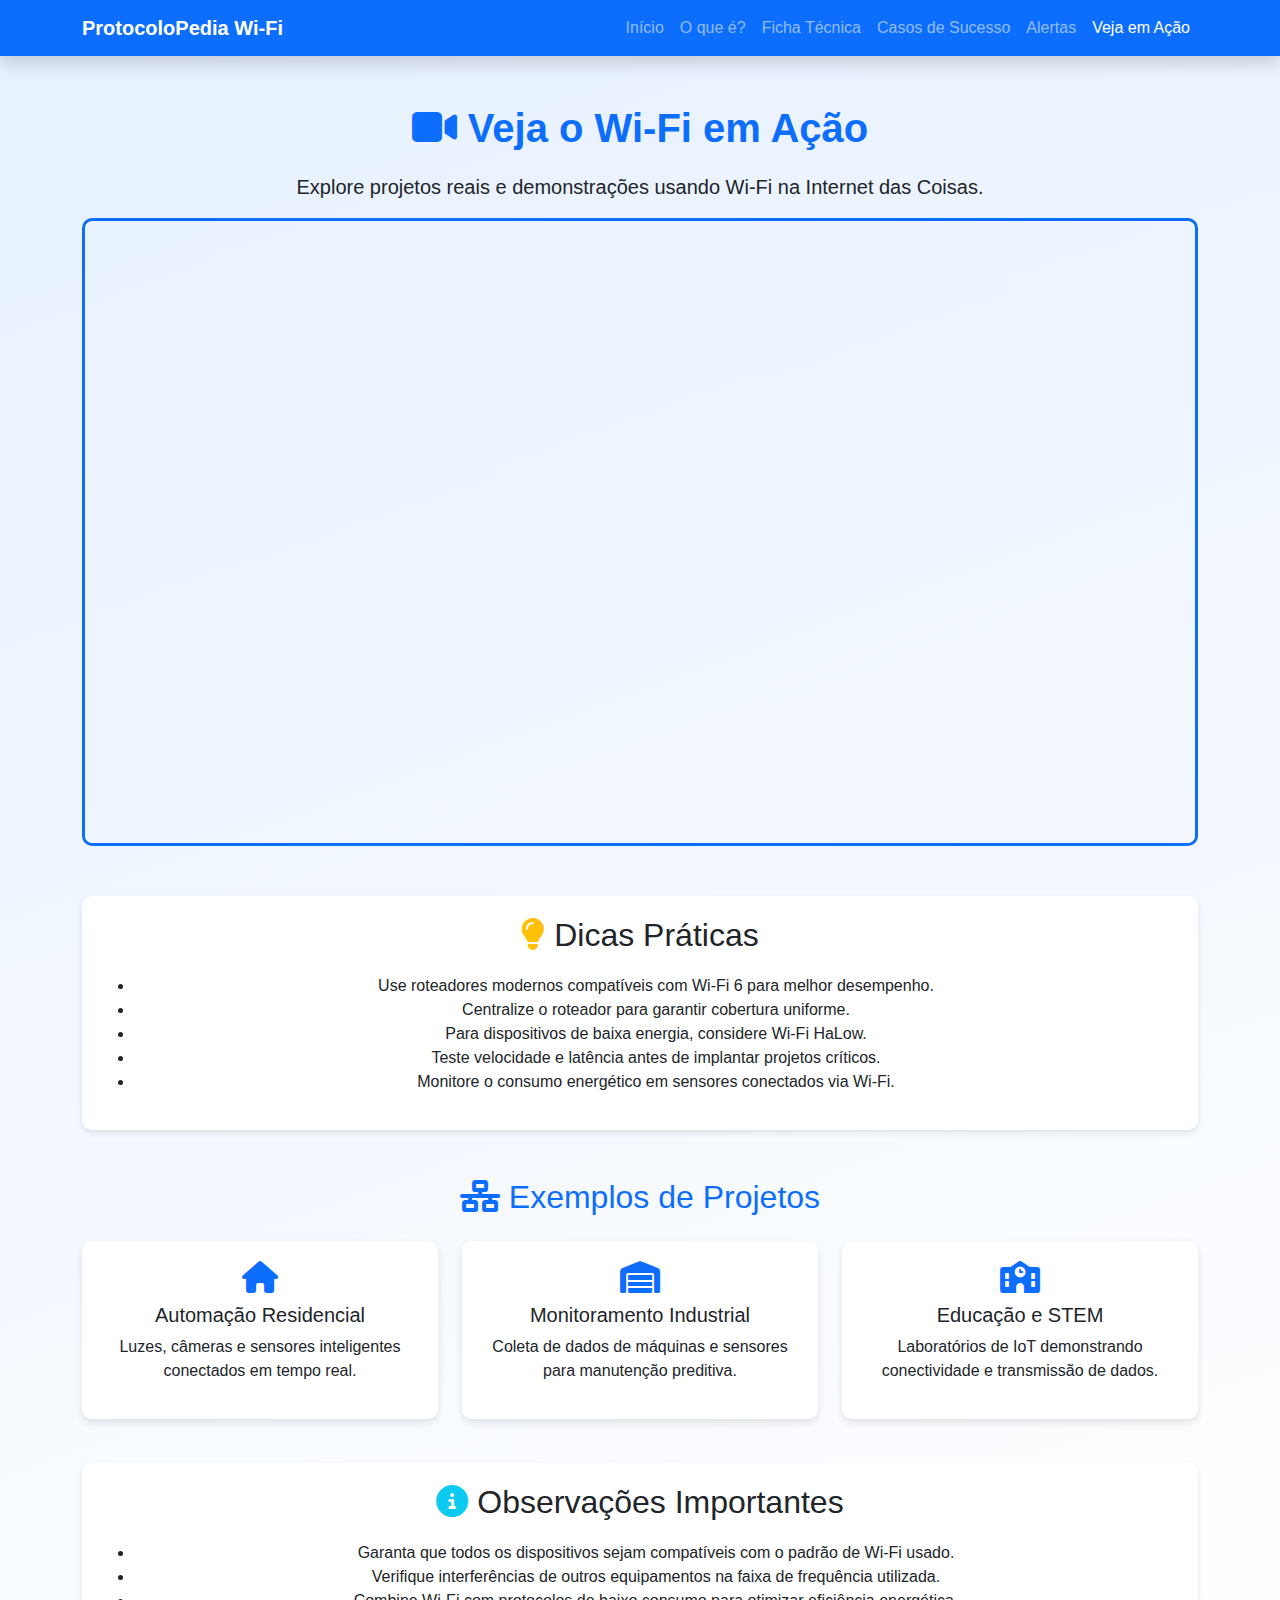
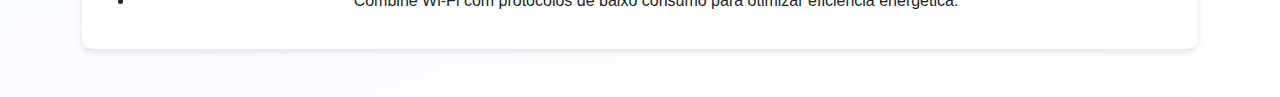
<file: acao.html>
<!DOCTYPE html>
<html lang="pt-br">
<head>
  <meta charset="UTF-8">
  <title>Veja em Ação - Wi-Fi (802.11)</title>
  <link href="https://cdn.jsdelivr.net/npm/bootstrap@5.3.0/dist/css/bootstrap.min.css" rel="stylesheet">
  <link href="https://cdnjs.cloudflare.com/ajax/libs/font-awesome/6.4.0/css/all.min.css" rel="stylesheet">
  <link href="css/style.css" rel="stylesheet">
  <style>
    body {
      background: linear-gradient(160deg, #e6f0ff, #ffffff);
      font-family: 'Segoe UI', Tahoma, Geneva, Verdana, sans-serif;
    }
    h1, h2 {
      margin-bottom: 20px;
    }
    .video-container iframe {
      border: 3px solid #0d6efd;
      border-radius: 10px;
      width: 100%;
      height: 100%;
    }
    .tips {
      background-color: #ffffff;
      padding: 20px;
      border-radius: 10px;
      box-shadow: 0 3px 6px rgba(0,0,0,0.1);
      margin-top: 20px;
    }
    .project-card {
      background-color: #ffffff;
      border-radius: 10px;
      padding: 20px;
      box-shadow: 0 4px 8px rgba(0,0,0,0.1);
      transition: transform 0.2s, box-shadow 0.2s;
      margin-bottom: 20px;
      text-align: center;
    }
    .project-card:hover {
      transform: translateY(-5px);
      box-shadow: 0 8px 16px rgba(0,0,0,0.15);
    }
    .project-icon {
      font-size: 2rem;
      color: #0d6efd;
      margin-bottom: 10px;
    }
  </style>
</head>
<body>
  
<nav class="navbar navbar-expand-lg navbar-dark bg-primary shadow">
  <div class="container">
    <a class="navbar-brand fw-bold" href="index.html">ProtocoloPedia Wi-Fi</a>
    <button class="navbar-toggler" type="button" data-bs-toggle="collapse" 
            data-bs-target="#navbarNav">
      <span class="navbar-toggler-icon"></span>
    </button>
    <div class="collapse navbar-collapse" id="navbarNav">
      <ul class="navbar-nav ms-auto">
        <li class="nav-item"><a class="nav-link" href="index.html">Início</a></li>
        <li class="nav-item"><a class="nav-link" href="oque.html">O que é?</a></li>
        <li class="nav-item"><a class="nav-link" href="ficha.html">Ficha Técnica</a></li>
        <li class="nav-item"><a class="nav-link" href="casos.html">Casos de Sucesso</a></li>
        <li class="nav-item"><a class="nav-link" href="alerta.html">Alertas</a></li>
        <li class="nav-item"><a class="nav-link active" href="acao.html">Veja em Ação</a></li>
      </ul>
    </div>
  </div>
</nav>

<div class="container my-5" id="main-content">
  <div class="text-center">
    <h1 class="text-primary fw-bold"><i class="fas fa-video"></i> Veja o Wi-Fi em Ação</h1>
    <p class="lead">Explore projetos reais e demonstrações usando Wi-Fi na Internet das Coisas.</p>

    <div class="row">
      <div class="col-md-12" style="margin-bottom: 30px;">
        <div class="video-container ratio ratio-16x9">
          <iframe src="https://www.youtube.com/embed/DRaTbGYdkvQ?si=bFwjcP7FjFS_GNR7" 
                  title="Wi-Fi Demo" allowfullscreen></iframe>
        </div>
      </div>
    </div>

    <div class="tips">
      <h2><i class="fas fa-lightbulb text-warning"></i> Dicas Práticas</h2>
      <ul>
        <li>Use roteadores modernos compatíveis com Wi-Fi 6 para melhor desempenho.</li>
        <li>Centralize o roteador para garantir cobertura uniforme.</li>
        <li>Para dispositivos de baixa energia, considere Wi-Fi HaLow.</li>
        <li>Teste velocidade e latência antes de implantar projetos críticos.</li>
        <li>Monitore o consumo energético em sensores conectados via Wi-Fi.</li>
      </ul>
    </div>

    <h2 class="mt-5 mb-4 text-primary text-center"><i class="fas fa-network-wired"></i> Exemplos de Projetos</h2>
    <div class="row">
      <div class="col-md-4">
        <div class="project-card">
          <i class="fas fa-home project-icon"></i>
          <h5>Automação Residencial</h5>
          <p>Luzes, câmeras e sensores inteligentes conectados em tempo real.</p>
        </div>
      </div>
      <div class="col-md-4">
        <div class="project-card">
          <i class="fas fa-warehouse project-icon"></i>
          <h5>Monitoramento Industrial</h5>
          <p>Coleta de dados de máquinas e sensores para manutenção preditiva.</p>
        </div>
      </div>
      <div class="col-md-4">
        <div class="project-card">
          <i class="fas fa-school project-icon"></i>
          <h5>Educação e STEM</h5>
          <p>Laboratórios de IoT demonstrando conectividade e transmissão de dados.</p>
        </div>
      </div>
    </div>

    <div class="tips mt-4">
      <h2><i class="fas fa-info-circle text-info"></i> Observações Importantes</h2>
      <ul>
        <li>Garanta que todos os dispositivos sejam compatíveis com o padrão de Wi-Fi usado.</li>
        <li>Verifique interferências de outros equipamentos na faixa de frequência utilizada.</li>
        <li>Combine Wi-Fi com protocolos de baixo consumo para otimizar eficiência energética.</li>
      </ul>
    </div>
  </div>
</div>

<script>
  document.addEventListener("DOMContentLoaded", () => {
    console.log("Página 'Veja em Ação' carregada com sucesso!");
  });
</script>

<script src="https://cdn.jsdelivr.net/npm/bootstrap@5.3.0/dist/js/bootstrap.bundle.min.js"></script>
</body>
</html>
</file>
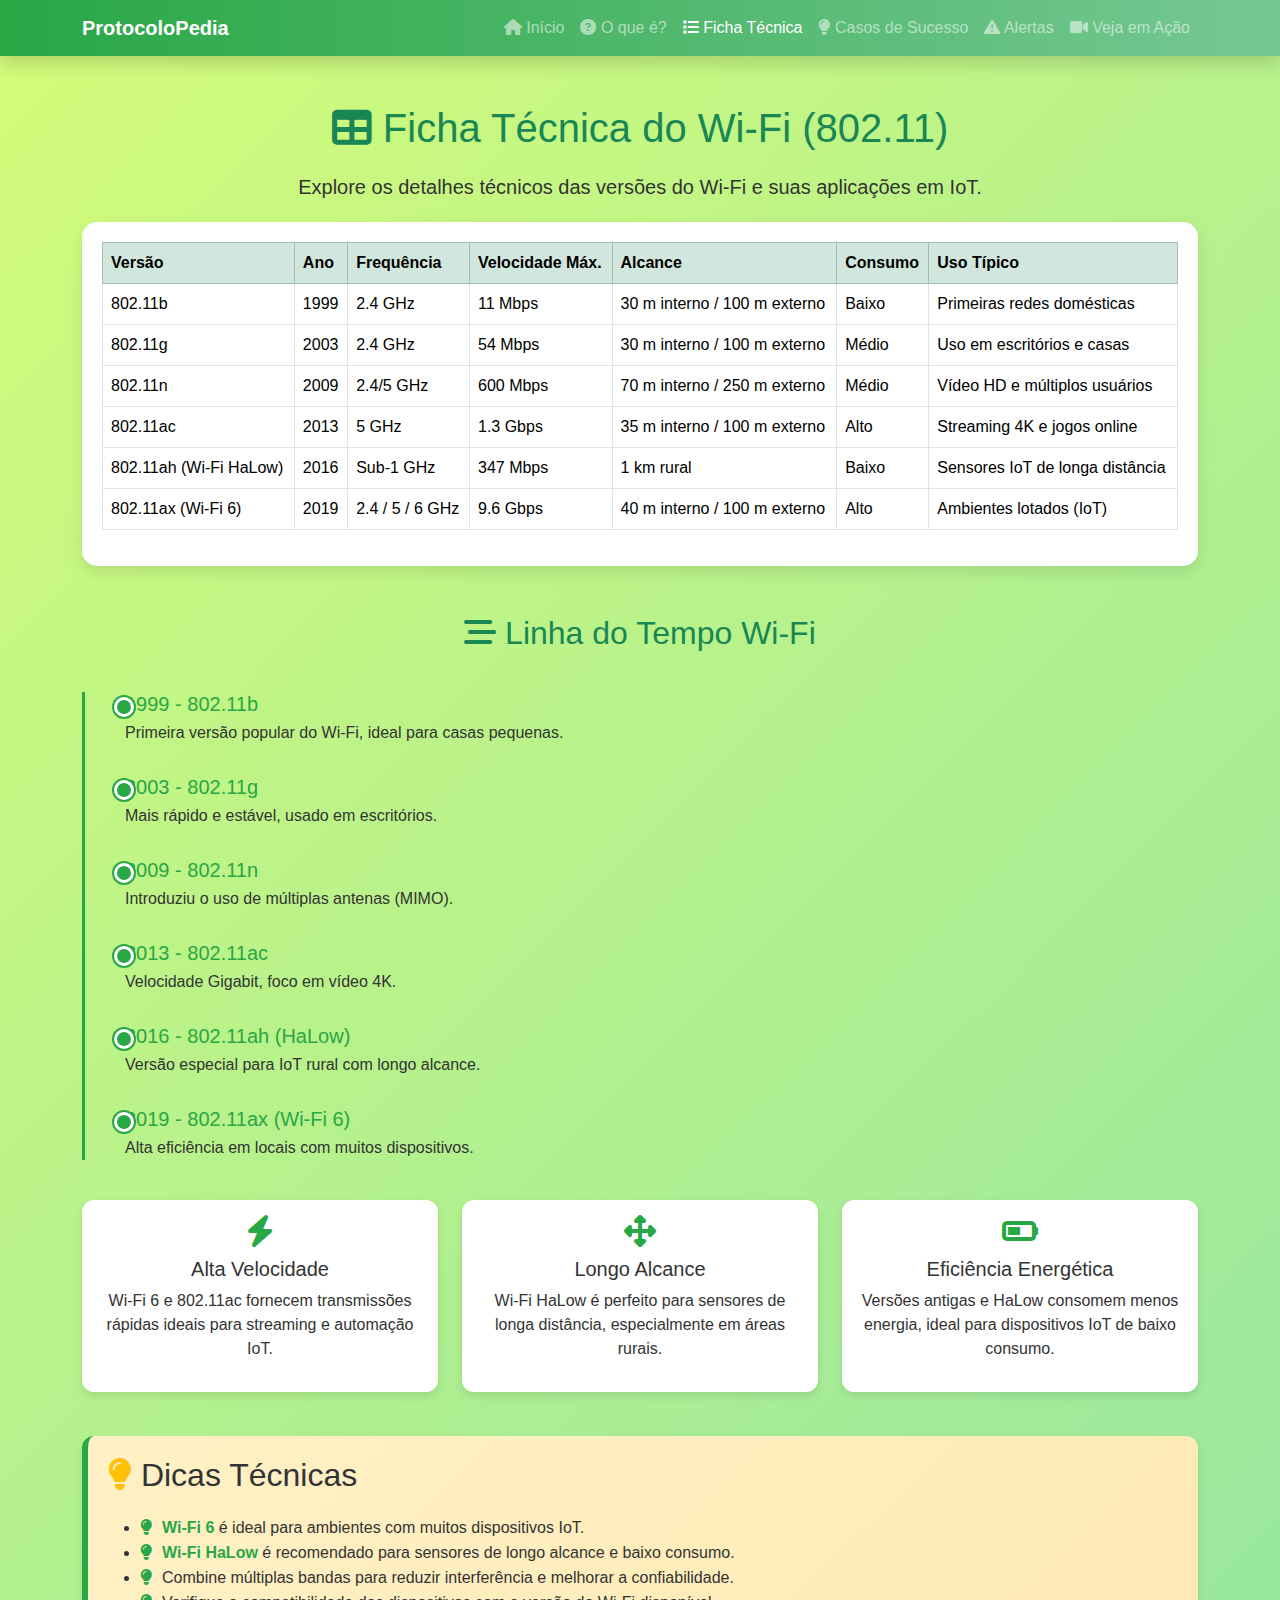
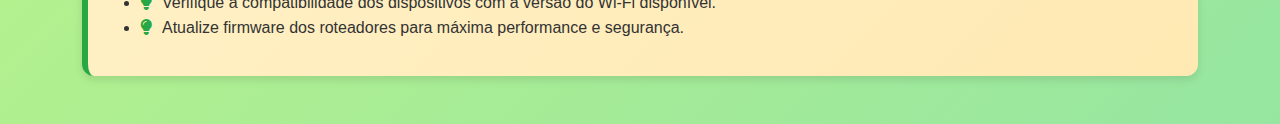
<file: ficha.html>
<!DOCTYPE html>
<html lang="pt-br">
<head>
  <meta charset="UTF-8">
  <title>Ficha Técnica - Wi-Fi (802.11)</title>
  <link href="https://cdn.jsdelivr.net/npm/bootstrap@5.3.0/dist/css/bootstrap.min.css" rel="stylesheet">
  <link href="https://cdnjs.cloudflare.com/ajax/libs/font-awesome/6.4.0/css/all.min.css" rel="stylesheet">
  <link href="css/style.css" rel="stylesheet">
  <style>
    body {
      background: linear-gradient(135deg, #d4fc79, #96e6a1);
      font-family: 'Segoe UI', Tahoma, Geneva, Verdana, sans-serif;
      color: #333;
    }
    h1, h2 {
      margin-bottom: 20px;
    }
    .table-container {
      background-color: #ffffff;
      padding: 20px;
      border-radius: 15px;
      box-shadow: 0 6px 15px rgba(0,0,0,0.1);
      margin-top: 20px;
    }
    .highlight {
      color: #28a745;
      font-weight: bold;
    }
    .version-card {
      background-color: #ffffff;
      border-radius: 12px;
      padding: 15px;
      margin-bottom: 20px;
      box-shadow: 0 4px 8px rgba(0,0,0,0.1);
      transition: transform 0.3s;
    }
    .version-card:hover {
      transform: translateY(-5px);
      box-shadow: 0 8px 16px rgba(0,0,0,0.2);
    }
    .version-icon {
      font-size: 2rem;
      color: #28a745;
      margin-bottom: 10px;
    }
    .tips {
      background: linear-gradient(135deg, #fff1c6, #ffe9b3);
      border-left: 6px solid #28a745;
      padding: 20px;
      border-radius: 12px;
      box-shadow: 0 4px 8px rgba(0,0,0,0.1);
      margin-top: 25px;
    }
    .tips ul li::before {
      content: "\f0eb"; 
      font-family: "Font Awesome 5 Free"; 
      font-weight: 900;
      color: #28a745;
      margin-right: 10px;
    }
    /* Timeline estilo */
    .timeline {
      position: relative;
      margin: 40px 0;
      padding-left: 40px;
      border-left: 3px solid #28a745;
    }
    .timeline-item {
      margin-bottom: 30px;
      position: relative;
    }
    .timeline-item::before {
      content: "";
      position: absolute;
      left: -11px;
      top: 5px;
      width: 20px;
      height: 20px;
      background-color: #28a745;
      border-radius: 50%;
      border: 3px solid #fff;
      box-shadow: 0 0 0 2px #28a745;
    }
    .timeline-item h5 {
      margin-bottom: 5px;
      color: #28a745;
    }
  </style>
</head>
<body>

<nav class="navbar navbar-expand-lg navbar-dark shadow" style="background: linear-gradient(90deg, #28a745, #76c893);">
  <div class="container">
    <a class="navbar-brand fw-bold" href="index.html">ProtocoloPedia</a>
    <button class="navbar-toggler" type="button" data-bs-toggle="collapse" 
            data-bs-target="#navbarNav">
      <span class="navbar-toggler-icon"></span>
    </button>
    <div class="collapse navbar-collapse" id="navbarNav">
      <ul class="navbar-nav ms-auto">
        <li class="nav-item"><a class="nav-link" href="index.html"><i class="fas fa-home"></i> Início</a></li>
        <li class="nav-item"><a class="nav-link" href="oque.html"><i class="fas fa-question-circle"></i> O que é?</a></li>
        <li class="nav-item"><a class="nav-link active" href="ficha.html"><i class="fas fa-list"></i> Ficha Técnica</a></li>
        <li class="nav-item"><a class="nav-link" href="casos.html"><i class="fas fa-lightbulb"></i> Casos de Sucesso</a></li>
        <li class="nav-item"><a class="nav-link" href="alerta.html"><i class="fas fa-exclamation-triangle"></i> Alertas</a></li>
        <li class="nav-item"><a class="nav-link" href="acao.html"><i class="fas fa-video"></i> Veja em Ação</a></li>
      </ul>
    </div>
  </div>
</nav>

<div class="container my-5" id="main-content"></div>

<script>
document.addEventListener("DOMContentLoaded", () => {
  const container = document.getElementById("main-content");
  container.innerHTML = `
    <h1 class="text-success text-center"><i class="fas fa-table"></i> Ficha Técnica do Wi-Fi (802.11)</h1>
    <p class="lead text-center">Explore os detalhes técnicos das versões do Wi-Fi e suas aplicações em IoT.</p>

    <div class="table-container">
      <table class="table table-bordered table-hover">
        <thead class="table-success">
          <tr>
            <th>Versão</th>
            <th>Ano</th>
            <th>Frequência</th>
            <th>Velocidade Máx.</th>
            <th>Alcance</th>
            <th>Consumo</th>
            <th>Uso Típico</th>
          </tr>
        </thead>
        <tbody>
          <tr>
            <td>802.11b</td>
            <td>1999</td>
            <td>2.4 GHz</td>
            <td>11 Mbps</td>
            <td>30 m interno / 100 m externo</td>
            <td>Baixo</td>
            <td>Primeiras redes domésticas</td>
          </tr>
          <tr>
            <td>802.11g</td>
            <td>2003</td>
            <td>2.4 GHz</td>
            <td>54 Mbps</td>
            <td>30 m interno / 100 m externo</td>
            <td>Médio</td>
            <td>Uso em escritórios e casas</td>
          </tr>
          <tr>
            <td>802.11n</td>
            <td>2009</td>
            <td>2.4/5 GHz</td>
            <td>600 Mbps</td>
            <td>70 m interno / 250 m externo</td>
            <td>Médio</td>
            <td>Vídeo HD e múltiplos usuários</td>
          </tr>
          <tr>
            <td>802.11ac</td>
            <td>2013</td>
            <td>5 GHz</td>
            <td>1.3 Gbps</td>
            <td>35 m interno / 100 m externo</td>
            <td>Alto</td>
            <td>Streaming 4K e jogos online</td>
          </tr>
           <tr>
            <td>802.11ah (Wi-Fi HaLow)</td>
            <td>2016</td>
            <td>Sub-1 GHz</td>
            <td>347 Mbps</td>
            <td>1 km rural</td>
            <td>Baixo</td>
            <td>Sensores IoT de longa distância</td>
          </tr>
          <tr>
            <td>802.11ax (Wi-Fi 6)</td>
            <td>2019</td>
            <td>2.4 / 5 / 6 GHz</td>
            <td>9.6 Gbps</td>
            <td>40 m interno / 100 m externo</td>
            <td>Alto</td>
            <td>Ambientes lotados (IoT)</td>
          </tr>
         
        </tbody>
      </table>
    </div>

    <h2 class="mt-5 text-center text-success"><i class="fas fa-stream"></i> Linha do Tempo Wi-Fi</h2>
    <div class="timeline">
      <div class="timeline-item">
        <h5>1999 - 802.11b</h5>
        <p>Primeira versão popular do Wi-Fi, ideal para casas pequenas.</p>
      </div>
      <div class="timeline-item">
        <h5>2003 - 802.11g</h5>
        <p>Mais rápido e estável, usado em escritórios.</p>
      </div>
      <div class="timeline-item">
        <h5>2009 - 802.11n</h5>
        <p>Introduziu o uso de múltiplas antenas (MIMO).</p>
      </div>
      <div class="timeline-item">
        <h5>2013 - 802.11ac</h5>
        <p>Velocidade Gigabit, foco em vídeo 4K.</p>
      </div>
      <div class="timeline-item">
        <h5>2016 - 802.11ah (HaLow)</h5>
        <p>Versão especial para IoT rural com longo alcance.</p>
      </div>
      <div class="timeline-item">
        <h5>2019 - 802.11ax (Wi-Fi 6)</h5>
        <p>Alta eficiência em locais com muitos dispositivos.</p>
      </div>
    </div>

    <div class="row mt-4">
      <div class="col-md-4">
        <div class="version-card text-center">
          <i class="fas fa-bolt version-icon"></i>
          <h5>Alta Velocidade</h5>
          <p>Wi-Fi 6 e 802.11ac fornecem transmissões rápidas ideais para streaming e automação IoT.</p>
        </div>
      </div>
      <div class="col-md-4">
        <div class="version-card text-center">
          <i class="fas fa-arrows-alt version-icon"></i>
          <h5>Longo Alcance</h5>
          <p>Wi-Fi HaLow é perfeito para sensores de longa distância, especialmente em áreas rurais.</p>
        </div>
      </div>
      <div class="col-md-4">
        <div class="version-card text-center">
          <i class="fas fa-battery-half version-icon"></i>
          <h5>Eficiência Energética</h5>
          <p>Versões antigas e HaLow consomem menos energia, ideal para dispositivos IoT de baixo consumo.</p>
        </div>
      </div>
    </div>

    <div class="tips mt-4">
      <h2><i class="fas fa-lightbulb text-warning"></i> Dicas Técnicas</h2>
      <ul>
        <li><span class="highlight">Wi-Fi 6</span> é ideal para ambientes com muitos dispositivos IoT.</li>
        <li><span class="highlight">Wi-Fi HaLow</span> é recomendado para sensores de longo alcance e baixo consumo.</li>
        <li>Combine múltiplas bandas para reduzir interferência e melhorar a confiabilidade.</li>
        <li>Verifique a compatibilidade dos dispositivos com a versão do Wi-Fi disponível.</li>
        <li>Atualize firmware dos roteadores para máxima performance e segurança.</li>
      </ul>
    </div>
  `;
});
</script>

<script src="https://cdn.jsdelivr.net/npm/bootstrap@5.3.0/dist/js/bootstrap.bundle.min.js"></script>
</body>
</html>
</file>
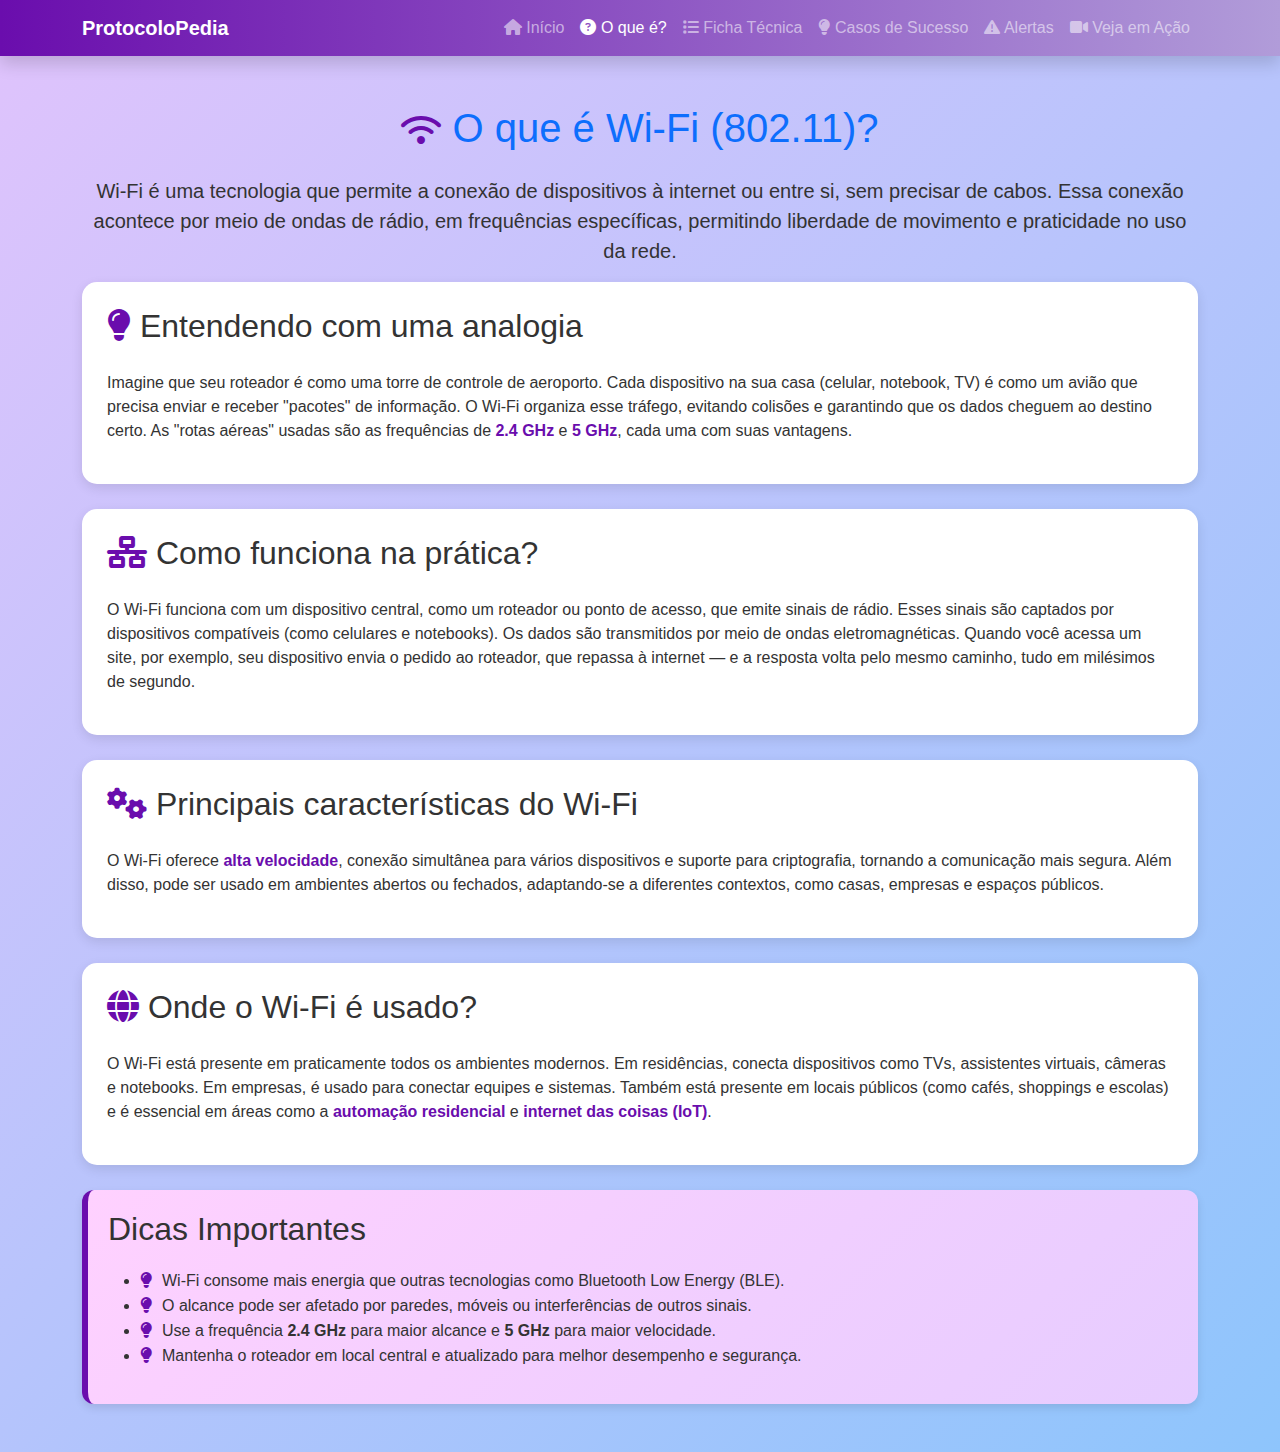
<file: oque.html>
<!DOCTYPE html>
<html lang="pt-br">
<head>
  <meta charset="UTF-8">
  <title>O que é Wi-Fi (802.11) - ProtocoloPedia</title>
  <link href="https://cdn.jsdelivr.net/npm/bootstrap@5.3.0/dist/css/bootstrap.min.css" rel="stylesheet">
  <link href="https://cdnjs.cloudflare.com/ajax/libs/font-awesome/6.4.0/css/all.min.css" rel="stylesheet">
  <style>
    body {
      background: linear-gradient(135deg, #e0c3fc, #8ec5fc); /* fundo gradiente roxo/lilás */
      font-family: 'Segoe UI', Tahoma, Geneva, Verdana, sans-serif;
      color: #333;
    }
    h1, h2 {
      margin-bottom: 20px;
    }
    .section-card {
      background-color: #ffffff;
      border-radius: 15px;
      padding: 25px;
      box-shadow: 0 4px 12px rgba(0,0,0,0.1);
      transition: transform 0.3s, box-shadow 0.3s;
      margin-bottom: 25px;
    }
    .section-card:hover {
      transform: translateY(-8px);
      box-shadow: 0 10px 20px rgba(0,0,0,0.2);
    }
    .section-icon {
      font-size: 2rem;
      color: #6a0dad;
      margin-bottom: 10px;
    }
    .diagram {
      max-width: 100%;
      border-radius: 12px;
      box-shadow: 0 4px 8px rgba(0,0,0,0.1);
      margin: 20px 0;
    }
    .tips {
      background: linear-gradient(135deg, #ffd1ff, #e6ccff);
      border-left: 6px solid #6a0dad;
      padding: 20px;
      border-radius: 12px;
      box-shadow: 0 4px 8px rgba(0,0,0,0.1);
      margin-top: 25px;
    }
    .tips ul li::before {
      content: "\f0eb"; 
      font-family: "Font Awesome 5 Free"; 
      font-weight: 900;
      color: #6a0dad;
      margin-right: 10px;
    }
    .highlight {
      color: #6a0dad;
      font-weight: bold;
    }
  </style>
</head>
<body>

<nav class="navbar navbar-expand-lg navbar-dark shadow" style="background: linear-gradient(90deg, #6a0dad, #b19cd9);">
  <div class="container">
    <a class="navbar-brand fw-bold" href="index.html">ProtocoloPedia</a>
    <button class="navbar-toggler" type="button" data-bs-toggle="collapse" data-bs-target="#navbarNav">
      <span class="navbar-toggler-icon"></span>
    </button>
    <div class="collapse navbar-collapse" id="navbarNav">
      <ul class="navbar-nav ms-auto">
        <li class="nav-item"><a class="nav-link" href="index.html"><i class="fas fa-home"></i> Início</a></li>
        <li class="nav-item"><a class="nav-link active" href="oque.html"><i class="fas fa-question-circle"></i> O que é?</a></li>
        <li class="nav-item"><a class="nav-link" href="ficha.html"><i class="fas fa-list"></i> Ficha Técnica</a></li>
        <li class="nav-item"><a class="nav-link" href="casos.html"><i class="fas fa-lightbulb"></i> Casos de Sucesso</a></li>
        <li class="nav-item"><a class="nav-link" href="alerta.html"><i class="fas fa-exclamation-triangle"></i> Alertas</a></li>
        <li class="nav-item"><a class="nav-link" href="acao.html"><i class="fas fa-video"></i> Veja em Ação</a></li>
      </ul>
    </div>
  </div>
</nav>

<div class="container my-5" id="main-content">
  <h1 class="text-center text-primary"><i class="fas fa-wifi section-icon"></i> O que é Wi-Fi (802.11)?</h1>
  <p class="lead text-center">
    Wi-Fi é uma tecnologia que permite a conexão de dispositivos à internet ou entre si, sem precisar de cabos. Essa conexão acontece por meio de ondas de rádio, em frequências específicas, permitindo liberdade de movimento e praticidade no uso da rede.
  </p>

  <div class="section-card">
    <h2><i class="fas fa-lightbulb section-icon"></i> Entendendo com uma analogia</h2>
    <p>
      Imagine que seu roteador é como uma torre de controle de aeroporto. Cada dispositivo na sua casa (celular, notebook, TV) é como um avião que precisa enviar e receber "pacotes" de informação. O Wi-Fi organiza esse tráfego, evitando colisões e garantindo que os dados cheguem ao destino certo. As "rotas aéreas" usadas são as frequências de <span class="highlight">2.4 GHz</span> e <span class="highlight">5 GHz</span>, cada uma com suas vantagens.
    </p>
  </div>

  <div class="section-card">
    <h2><i class="fas fa-network-wired section-icon"></i> Como funciona na prática?</h2>
    <p>
      O Wi-Fi funciona com um dispositivo central, como um roteador ou ponto de acesso, que emite sinais de rádio. Esses sinais são captados por dispositivos compatíveis (como celulares e notebooks). Os dados são transmitidos por meio de ondas eletromagnéticas. Quando você acessa um site, por exemplo, seu dispositivo envia o pedido ao roteador, que repassa à internet — e a resposta volta pelo mesmo caminho, tudo em milésimos de segundo.
    </p>
  </div>

  <div class="section-card">
    <h2><i class="fas fa-cogs section-icon"></i> Principais características do Wi-Fi</h2>
    <p>
      O Wi-Fi oferece <span class="highlight">alta velocidade</span>, conexão simultânea para vários dispositivos e suporte para criptografia, tornando a comunicação mais segura. Além disso, pode ser usado em ambientes abertos ou fechados, adaptando-se a diferentes contextos, como casas, empresas e espaços públicos.
    </p>
  </div>

  <div class="section-card">
    <h2><i class="fas fa-globe section-icon"></i> Onde o Wi-Fi é usado?</h2>
    <p>
      O Wi-Fi está presente em praticamente todos os ambientes modernos. Em residências, conecta dispositivos como TVs, assistentes virtuais, câmeras e notebooks. Em empresas, é usado para conectar equipes e sistemas. Também está presente em locais públicos (como cafés, shoppings e escolas) e é essencial em áreas como a <span class="highlight">automação residencial</span> e <span class="highlight">internet das coisas (IoT)</span>.
    </p>
  </div>

  <div class="tips">
    <h2>Dicas Importantes</h2>
    <ul>
      <li>Wi-Fi consome mais energia que outras tecnologias como Bluetooth Low Energy (BLE).</li>
      <li>O alcance pode ser afetado por paredes, móveis ou interferências de outros sinais.</li>
      <li>Use a frequência <strong>2.4 GHz</strong> para maior alcance e <strong>5 GHz</strong> para maior velocidade.</li>
      <li>Mantenha o roteador em local central e atualizado para melhor desempenho e segurança.</li>
    </ul>
  </div>
</div>

<script src="https://cdn.jsdelivr.net/npm/bootstrap@5.3.0/dist/js/bootstrap.bundle.min.js"></script>
</body>
</html>
</file>
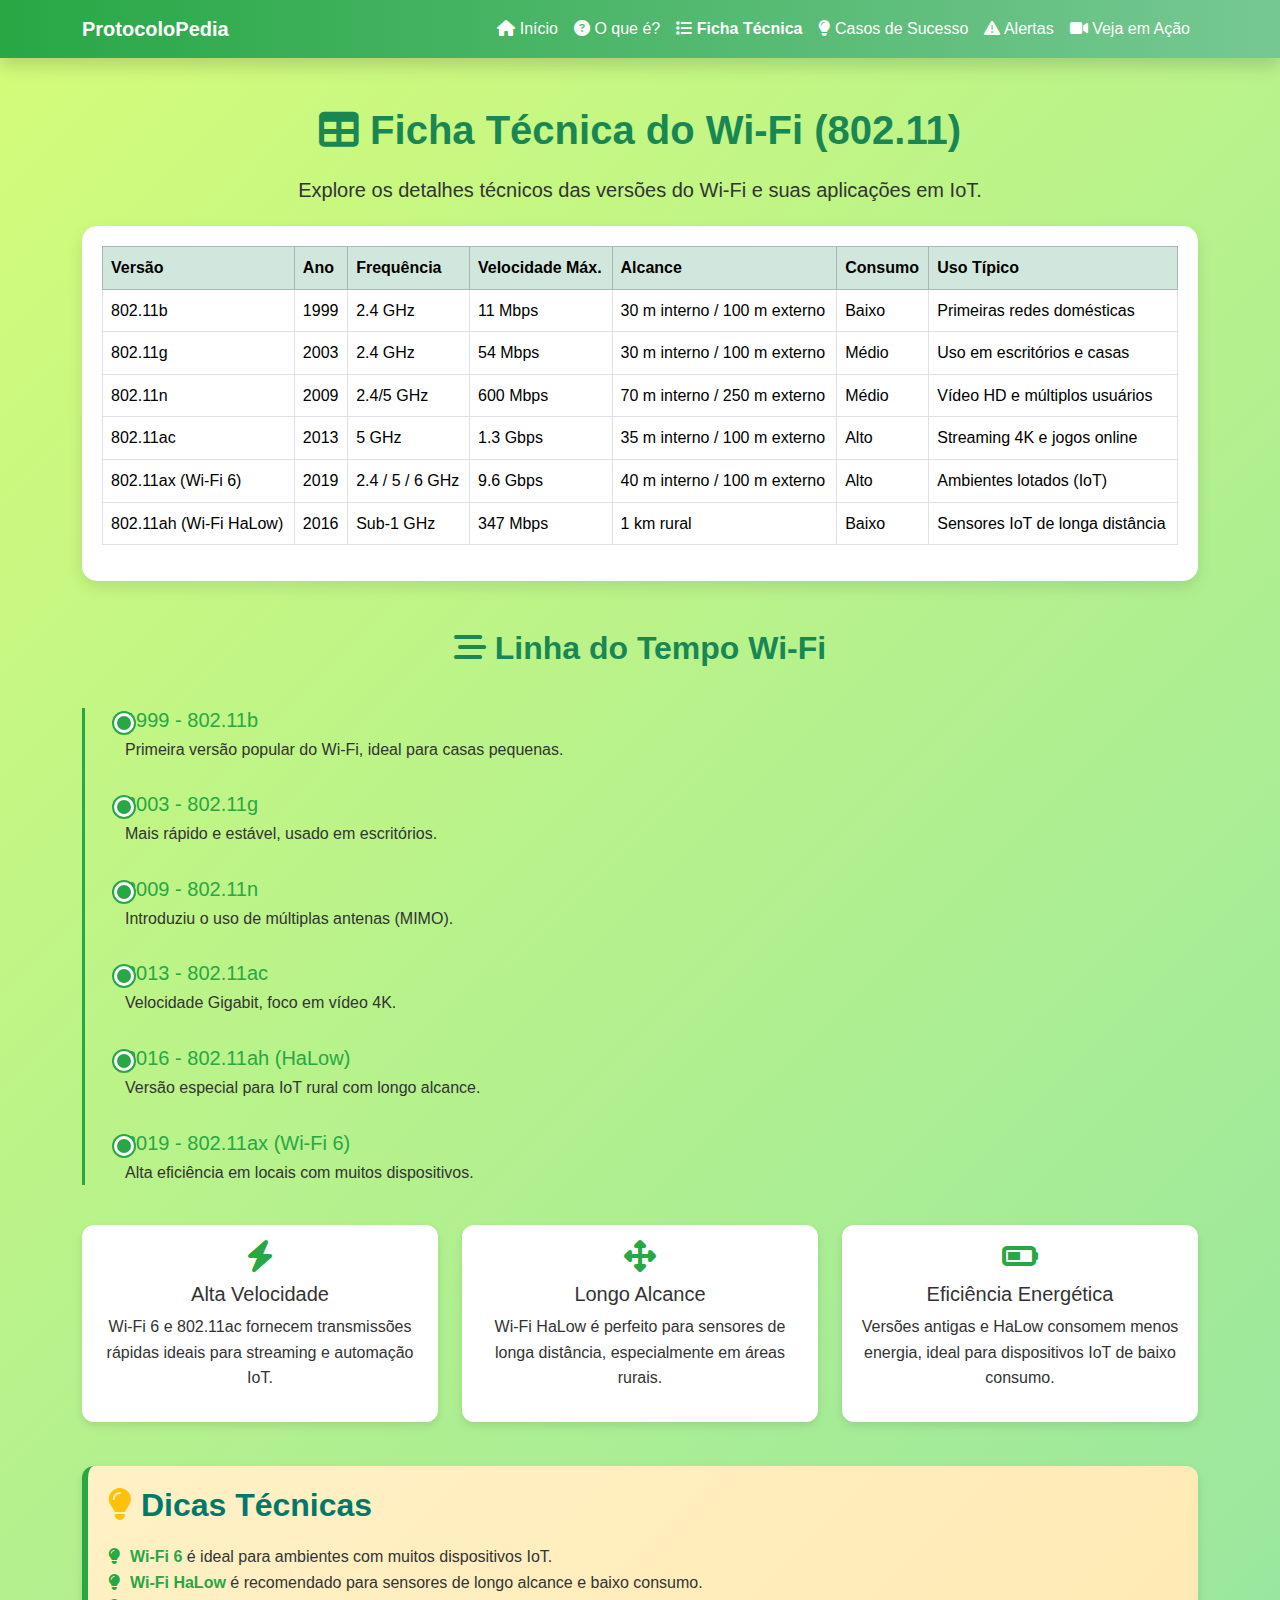
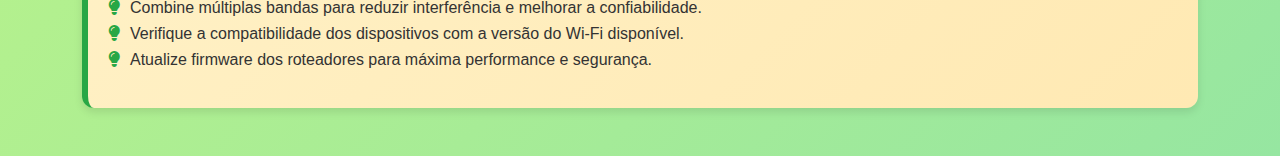
<file: site/ficha.html>
<!DOCTYPE html>
<html lang="pt-br">
<head>
  <meta charset="UTF-8">
  <title>Ficha Técnica - Wi-Fi (802.11)</title>
  <link href="https://cdn.jsdelivr.net/npm/bootstrap@5.3.0/dist/css/bootstrap.min.css" rel="stylesheet">
  <link href="https://cdnjs.cloudflare.com/ajax/libs/font-awesome/6.4.0/css/all.min.css" rel="stylesheet">
  <link href="css/style.css" rel="stylesheet">
  <style>
    body {
      background: linear-gradient(135deg, #d4fc79, #96e6a1);
      font-family: 'Segoe UI', Tahoma, Geneva, Verdana, sans-serif;
      color: #333;
    }
    h1, h2 {
      margin-bottom: 20px;
    }
    .table-container {
      background-color: #ffffff;
      padding: 20px;
      border-radius: 15px;
      box-shadow: 0 6px 15px rgba(0,0,0,0.1);
      margin-top: 20px;
    }
    .highlight {
      color: #28a745;
      font-weight: bold;
    }
    .version-card {
      background-color: #ffffff;
      border-radius: 12px;
      padding: 15px;
      margin-bottom: 20px;
      box-shadow: 0 4px 8px rgba(0,0,0,0.1);
      transition: transform 0.3s;
    }
    .version-card:hover {
      transform: translateY(-5px);
      box-shadow: 0 8px 16px rgba(0,0,0,0.2);
    }
    .version-icon {
      font-size: 2rem;
      color: #28a745;
      margin-bottom: 10px;
    }
    .tips {
      background: linear-gradient(135deg, #fff1c6, #ffe9b3);
      border-left: 6px solid #28a745;
      padding: 20px;
      border-radius: 12px;
      box-shadow: 0 4px 8px rgba(0,0,0,0.1);
      margin-top: 25px;
    }
    .tips ul li::before {
      content: "\f0eb"; 
      font-family: "Font Awesome 5 Free"; 
      font-weight: 900;
      color: #28a745;
      margin-right: 10px;
    }
    /* Timeline estilo */
    .timeline {
      position: relative;
      margin: 40px 0;
      padding-left: 40px;
      border-left: 3px solid #28a745;
    }
    .timeline-item {
      margin-bottom: 30px;
      position: relative;
    }
    .timeline-item::before {
      content: "";
      position: absolute;
      left: -11px;
      top: 5px;
      width: 20px;
      height: 20px;
      background-color: #28a745;
      border-radius: 50%;
      border: 3px solid #fff;
      box-shadow: 0 0 0 2px #28a745;
    }
    .timeline-item h5 {
      margin-bottom: 5px;
      color: #28a745;
    }
  </style>
</head>
<body>

<nav class="navbar navbar-expand-lg navbar-dark shadow" style="background: linear-gradient(90deg, #28a745, #76c893);">
  <div class="container">
    <a class="navbar-brand fw-bold" href="index.html">ProtocoloPedia</a>
    <button class="navbar-toggler" type="button" data-bs-toggle="collapse" 
            data-bs-target="#navbarNav">
      <span class="navbar-toggler-icon"></span>
    </button>
    <div class="collapse navbar-collapse" id="navbarNav">
      <ul class="navbar-nav ms-auto">
        <li class="nav-item"><a class="nav-link" href="index.html"><i class="fas fa-home"></i> Início</a></li>
        <li class="nav-item"><a class="nav-link" href="oque.html"><i class="fas fa-question-circle"></i> O que é?</a></li>
        <li class="nav-item"><a class="nav-link active" href="ficha.html"><i class="fas fa-list"></i> Ficha Técnica</a></li>
        <li class="nav-item"><a class="nav-link" href="casos.html"><i class="fas fa-lightbulb"></i> Casos de Sucesso</a></li>
        <li class="nav-item"><a class="nav-link" href="alerta.html"><i class="fas fa-exclamation-triangle"></i> Alertas</a></li>
        <li class="nav-item"><a class="nav-link" href="acao.html"><i class="fas fa-video"></i> Veja em Ação</a></li>
      </ul>
    </div>
  </div>
</nav>

<div class="container my-5" id="main-content"></div>

<script>
document.addEventListener("DOMContentLoaded", () => {
  const container = document.getElementById("main-content");
  container.innerHTML = `
    <h1 class="text-success text-center"><i class="fas fa-table"></i> Ficha Técnica do Wi-Fi (802.11)</h1>
    <p class="lead text-center">Explore os detalhes técnicos das versões do Wi-Fi e suas aplicações em IoT.</p>

    <div class="table-container">
      <table class="table table-bordered table-hover">
        <thead class="table-success">
          <tr>
            <th>Versão</th>
            <th>Ano</th>
            <th>Frequência</th>
            <th>Velocidade Máx.</th>
            <th>Alcance</th>
            <th>Consumo</th>
            <th>Uso Típico</th>
          </tr>
        </thead>
        <tbody>
          <tr>
            <td>802.11b</td>
            <td>1999</td>
            <td>2.4 GHz</td>
            <td>11 Mbps</td>
            <td>30 m interno / 100 m externo</td>
            <td>Baixo</td>
            <td>Primeiras redes domésticas</td>
          </tr>
          <tr>
            <td>802.11g</td>
            <td>2003</td>
            <td>2.4 GHz</td>
            <td>54 Mbps</td>
            <td>30 m interno / 100 m externo</td>
            <td>Médio</td>
            <td>Uso em escritórios e casas</td>
          </tr>
          <tr>
            <td>802.11n</td>
            <td>2009</td>
            <td>2.4/5 GHz</td>
            <td>600 Mbps</td>
            <td>70 m interno / 250 m externo</td>
            <td>Médio</td>
            <td>Vídeo HD e múltiplos usuários</td>
          </tr>
          <tr>
            <td>802.11ac</td>
            <td>2013</td>
            <td>5 GHz</td>
            <td>1.3 Gbps</td>
            <td>35 m interno / 100 m externo</td>
            <td>Alto</td>
            <td>Streaming 4K e jogos online</td>
          </tr>
          <tr>
            <td>802.11ax (Wi-Fi 6)</td>
            <td>2019</td>
            <td>2.4 / 5 / 6 GHz</td>
            <td>9.6 Gbps</td>
            <td>40 m interno / 100 m externo</td>
            <td>Alto</td>
            <td>Ambientes lotados (IoT)</td>
          </tr>
          <tr>
            <td>802.11ah (Wi-Fi HaLow)</td>
            <td>2016</td>
            <td>Sub-1 GHz</td>
            <td>347 Mbps</td>
            <td>1 km rural</td>
            <td>Baixo</td>
            <td>Sensores IoT de longa distância</td>
          </tr>
        </tbody>
      </table>
    </div>

    <h2 class="mt-5 text-center text-success"><i class="fas fa-stream"></i> Linha do Tempo Wi-Fi</h2>
    <div class="timeline">
      <div class="timeline-item">
        <h5>1999 - 802.11b</h5>
        <p>Primeira versão popular do Wi-Fi, ideal para casas pequenas.</p>
      </div>
      <div class="timeline-item">
        <h5>2003 - 802.11g</h5>
        <p>Mais rápido e estável, usado em escritórios.</p>
      </div>
      <div class="timeline-item">
        <h5>2009 - 802.11n</h5>
        <p>Introduziu o uso de múltiplas antenas (MIMO).</p>
      </div>
      <div class="timeline-item">
        <h5>2013 - 802.11ac</h5>
        <p>Velocidade Gigabit, foco em vídeo 4K.</p>
      </div>
      <div class="timeline-item">
        <h5>2016 - 802.11ah (HaLow)</h5>
        <p>Versão especial para IoT rural com longo alcance.</p>
      </div>
      <div class="timeline-item">
        <h5>2019 - 802.11ax (Wi-Fi 6)</h5>
        <p>Alta eficiência em locais com muitos dispositivos.</p>
      </div>
    </div>

    <div class="row mt-4">
      <div class="col-md-4">
        <div class="version-card text-center">
          <i class="fas fa-bolt version-icon"></i>
          <h5>Alta Velocidade</h5>
          <p>Wi-Fi 6 e 802.11ac fornecem transmissões rápidas ideais para streaming e automação IoT.</p>
        </div>
      </div>
      <div class="col-md-4">
        <div class="version-card text-center">
          <i class="fas fa-arrows-alt version-icon"></i>
          <h5>Longo Alcance</h5>
          <p>Wi-Fi HaLow é perfeito para sensores de longa distância, especialmente em áreas rurais.</p>
        </div>
      </div>
      <div class="col-md-4">
        <div class="version-card text-center">
          <i class="fas fa-battery-half version-icon"></i>
          <h5>Eficiência Energética</h5>
          <p>Versões antigas e HaLow consomem menos energia, ideal para dispositivos IoT de baixo consumo.</p>
        </div>
      </div>
    </div>

    <div class="tips mt-4">
      <h2><i class="fas fa-lightbulb text-warning"></i> Dicas Técnicas</h2>
      <ul>
        <li><span class="highlight">Wi-Fi 6</span> é ideal para ambientes com muitos dispositivos IoT.</li>
        <li><span class="highlight">Wi-Fi HaLow</span> é recomendado para sensores de longo alcance e baixo consumo.</li>
        <li>Combine múltiplas bandas para reduzir interferência e melhorar a confiabilidade.</li>
        <li>Verifique a compatibilidade dos dispositivos com a versão do Wi-Fi disponível.</li>
        <li>Atualize firmware dos roteadores para máxima performance e segurança.</li>
      </ul>
    </div>
  `;
});
</script>

<script src="https://cdn.jsdelivr.net/npm/bootstrap@5.3.0/dist/js/bootstrap.bundle.min.js"></script>
</body>
</html>
</file>
<file: css/style.css>
body {
  background-color: #f9f9f9;
}
h1, h2 {
  margin-bottom: 20px;
}
</file>
<file: site/css/style.css>
/* ============================
   Reset básico e fonte
============================ */
body {
  background: linear-gradient(180deg, #e0f7fa, #ffffff); /* Fundo azul-claro para branco */
  font-family: 'Segoe UI', Tahoma, Geneva, Verdana, sans-serif;
  color: #333;
  line-height: 1.6;
  margin: 0;
  padding: 0;
}

/* ============================
   Títulos
============================ */
h1, h2, h3, h4 {
  margin-bottom: 20px;
  font-weight: 600;
  color: #00796b; /* Verde escuro */
}

/* ============================
   Navbar
============================ */
.navbar {
  background: linear-gradient(90deg, #00bfa5, #1de9b6); /* gradiente azul-verde */
  box-shadow: 0 4px 8px rgba(0,0,0,0.1);
}

.nav-link {
  color: #fff !important;
  transition: color 0.3s, transform 0.2s;
}

.nav-link:hover {
  color: #b2dfdb !important;
  transform: scale(1.05);
}

.nav-link.active {
  font-weight: bold;
  color: #ffffff !important;
}
/* ============================
   Hero banner com imagem de fundo
============================ */
/* ============================
   Hero banner com imagem de fundo
============================ */
.hero {
  background: 
    linear-gradient(135deg, rgba(210, 211, 211, 0.4), rgba(38, 197, 218, 0.3)),
    url('https://encrypted-tbn0.gstatic.com/images?q=tbn:ANd9GcS7Bv4vsIjYc80fitWPSORzcdW5680hFo8jcPAAHI3yhNHil57a3ONDntu1mnr1_srkvh4&usqp=CAU') center/cover no-repeat;
  color: #fff;
  padding: 100px 20px;
  text-align: center;
  border-radius: 15px;
  margin-bottom: 40px;
  box-shadow: 0 6px 12px rgba(0,0,0,0.15);
}

.hero h1 {
  font-size: 3rem;
  text-shadow: 2px 2px 10px rgba(0,0,0,0.2);
}

.hero p {
  font-size: 1.2rem;
  text-shadow: 1px 1px 6px rgba(0,0,0,0.1);
}


/* ============================
   Cards de seções
============================ */
.section-card {
  background-color: #ffffff;
  border-radius: 15px;
  padding: 25px;
  box-shadow: 0 4px 12px rgba(0,0,0,0.1);
  transition: transform 0.3s, box-shadow 0.3s;
  margin-bottom: 25px;
  text-align: center;
}

.section-card:hover {
  transform: translateY(-8px);
  box-shadow: 0 10px 20px rgba(0,0,0,0.2);
}

/* ============================
   Ícones
============================ */
.section-icon {
  font-size: 2.5rem;
  color: #00bfa5; /* Verde-água */
  margin-bottom: 15px;
}

/* ============================
   Tabelas
============================ */
.table-container {
  background-color: #ffffff;
  padding: 25px;
  border-radius: 15px;
  box-shadow: 0 4px 12px rgba(0,0,0,0.1);
  margin-top: 20px;
}

.table thead {
  background: linear-gradient(90deg, #00bfa5, #26c6da);
  color: #fff;
  font-weight: bold;
}

.table tbody tr:hover {
  background-color: #e0f2f1;
}

/* ============================
   Dicas e Observações
============================ */
.tips {
  background: linear-gradient(135deg, #b2dfdb, #e0f7fa);
  border-left: 6px solid #00796b;
  padding: 20px;
  border-radius: 12px;
  box-shadow: 0 4px 8px rgba(0,0,0,0.1);
  margin-top: 25px;
}

.tips h2 {
  color: #00796b;
}

.tips ul {
  list-style: none;
  padding-left: 0;
}

.tips ul li::before {
  content: "\f0eb"; /* ícone FontAwesome - lightbulb */
  font-family: "Font Awesome 5 Free"; 
  font-weight: 900;
  color: #00bfa5;
  margin-right: 10px;
}

/* ============================
   Diagramas / Imagens
============================ */
.diagram {
  max-width: 100%;
  border-radius: 12px;
  box-shadow: 0 4px 8px rgba(0,0,0,0.1);
  margin: 20px 0;
  transition: transform 0.3s;
}

.diagram:hover {
  transform: scale(1.02);
}

/* ============================
   Links
============================ */
a {
  text-decoration: none;
}

a:hover {
  text-decoration: underline;
  color: #00796b;
}

/* ============================
   Cards de projetos ou vídeos
============================ */
.project-card {
  background-color: #ffffff;
  border-radius: 15px;
  padding: 20px;
  box-shadow: 0 4px 12px rgba(0,0,0,0.1);
  transition: transform 0.3s, box-shadow 0.3s;
  margin-bottom: 20px;
  text-align: center;
}

.project-card:hover {
  transform: translateY(-5px);
  box-shadow: 0 8px 18px rgba(0,0,0,0.15);
}

.project-icon {
  font-size: 2rem;
  color: #00bfa5;
  margin-bottom: 10px;
}

/* ============================
   Vídeos
============================ */
.video-container iframe {
  border: 3px solid #00bfa5;
  border-radius: 12px;
  width: 100%;
  height: 100%;
  transition: transform 0.3s;
}

.video-container iframe:hover {
  transform: scale(1.02);
}
</file>
